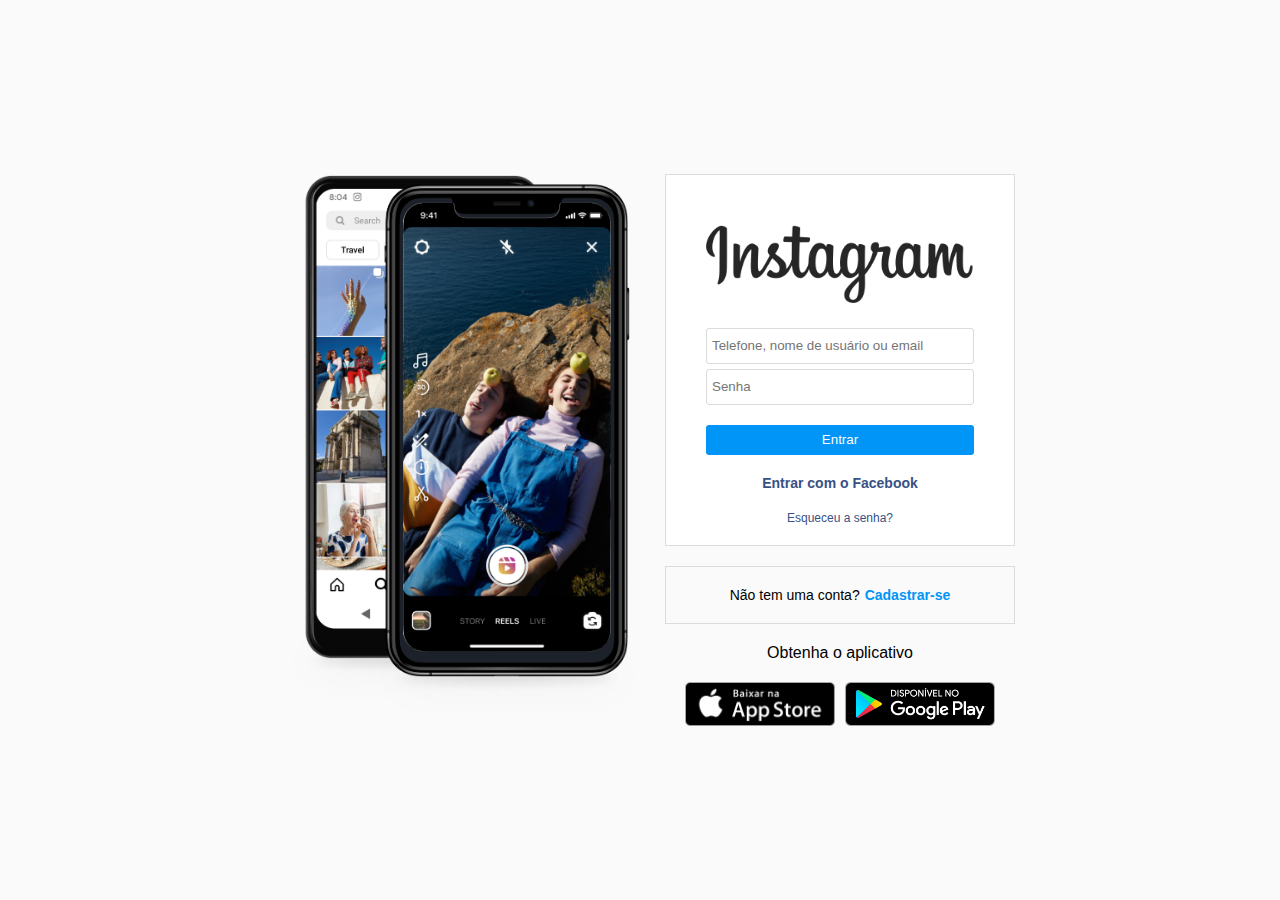
<file: index.html>
<!DOCTYPE html>
<html lang="pt-br">

<head>
    <meta charset="UTF-8">
    <meta http-equiv="X-UA-Compatible" content="IE=edge">
    <meta name="viewport" content="width=device-width, initial-scale=1.0">
    <link rel="stylesheet" href="./styles.css">
    <title>Instagram</title>
</head>

<body>
    <div class="container-imagens">
        <img src="./img/celular.png" class="img-celular">
        <img src="./img/insta1.png" class="imagem-celular">
        <img src="./img/insta2.png" class="imagem-celular" id="troca-imagem">
    </div>

    <div class="container-itens">
        <div class="container-form">
            <img src="./img/logo_files/insta-logo.png" class="insta-logo">

            <input placeholder="Telefone, nome de usuário ou email">
            <input placeholder="Senha">

            <button>Entrar</button>
           

           


            <a class="login-facebook">Entrar com o Facebook</a>
            <a class="esqueceu-senha">Esqueceu a senha?</a>
        </div>

        <div class="container-cadastro">
            <p class="paragrafo-conta">Não tem uma conta?</p><a class="link-cadastro">Cadastrar-se</a>
        </div>

        <p class="paragrafo-app">Obtenha o aplicativo</p>

        <div class="container-app">
            <img src="./img/logo_files/ios.png" alt="logo do ios" class="logo-app">
            <img src="./img/logo_files/google.png" alt="logo do google" class="logo-app">
        </div>
    </div>
</body>
<script>
    let imagem = document.getElementById("troca-imagem")

    function trocaImagem() {
        if (imagem.style.opacity == 0) {
            imagem.style.opacity = 1
        } else {
            imagem.style.opacity = 0
        }

    }

    setInterval(function () {
        trocaImagem()
    }, 4000);

</script>

</html>
</file>
<file: styles.css>
* {
    margin: 0;
    padding: 0;
    box-sizing: border-box;
}

body {
    background: #FAFAFA;
    width: 100vw;
    height: 100vh;
    display: flex;
    justify-content: center;
    align-items: center;
    font-family: -apple-system,BlinkMacSystemFont,"Segoe UI",Roboto,Helvetica,Arial,sans-serif;
}

.insta-logo {
    margin-bottom: 20px;
}

.container-imagens {
    position: relative;
    
}

.img-celular {
    width: 400px;
}

.imagem-celular {
    height: 450px;
    position: absolute;
    left: 138px;
    top: 27px;
    transition: opacity 2s ease-in-out;
}

.container-itens {
    width: 350px;
}

.container-form {
    display: flex;
    flex-direction: column;
    border: 1px solid #dbdbdb;
    background: #ffffff;
    padding: 50px 40px 20px 40px;
}

input {
    height: 36px;
    outline: none;
    border: 1px solid #dbdbdb;
    border-radius: 3px;
    padding-left: 5px;
    margin-top: 5px;
    color: #262626;
}

button {
    background: #0095f6;
    height: 30px;
    border-radius: 3px;
    border: none;
    color: #ffffff;
    margin-top: 20px;
    cursor: pointer;
}

.login-facebook {
    color: #385185;
    font-weight: bold;
    text-align: center;
    margin-top: 20px;
    margin-bottom: 20px;
    cursor: pointer;
    font-size: 14px;
}

.esqueceu-senha {
    color: #385185;
    text-align: center;
    cursor: pointer;
    font-size: 12px;
}

.container-cadastro {
    display: flex;
    justify-content: center;
    align-items: center;
    margin-top: 20px;
    border: 1px solid #dbdbdb;
    padding-top: 20px;
    padding-bottom: 20px;
}

.link-cadastro {
    color: #0095f6;
    font-weight: bold;
    font-size: 14px;
    margin-left: 5px;
    cursor: pointer;
}

.paragrafo-conta {
    font-size: 14px;
}

.paragrafo-app {
    margin-top: 20px;
    margin-bottom: 20px;
    text-align: center;
}

.container-app {
    display: flex;
    justify-content: center;
    gap: 10px;
}

.logo-app {
    width: 150px;
}
</file>
